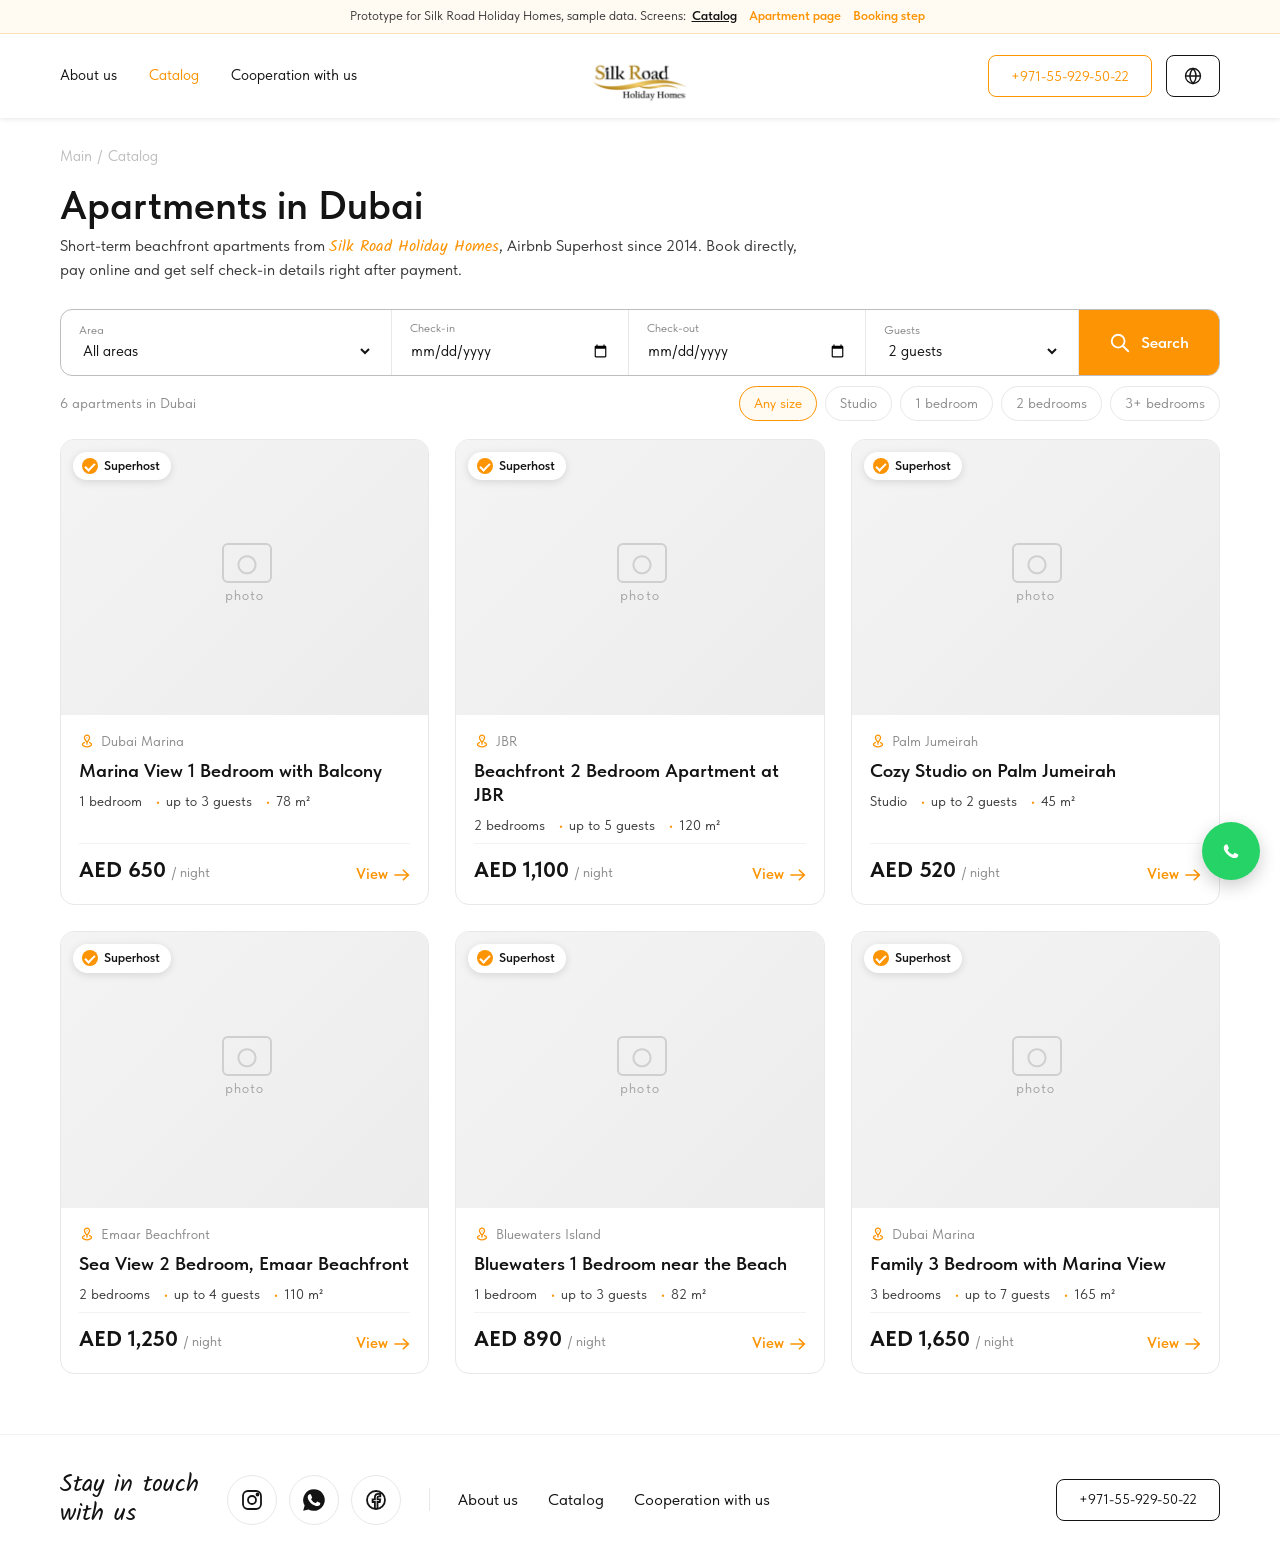
<file: index.html>
<!doctype html>
<html lang="en">
<head>
<meta charset="utf-8">
<meta name="viewport" content="width=device-width, initial-scale=1">
<title>Dubai Apartments for Rent | Silk Road Holiday Homes</title>
<meta name="description" content="Book short-term apartments in Dubai Marina, JBR and Palm Jumeirah directly from Silk Road Holiday Homes, Airbnb Superhost since 2014. Self check-in, best rates without booking fees.">
<meta name="robots" content="noindex">
<link rel="preconnect" href="https://fonts.googleapis.com">
<link href="https://fonts.googleapis.com/css2?family=Kalam&display=swap" rel="stylesheet">
<link rel="stylesheet" href="assets/style.css">
</head>
<body>
<div id="site-header"></div>

<main class="container">
  <div class="breadcrumbs"><a href="#">Main</a><span>/</span>Catalog</div>
  <h1 class="page-title">Apartments in Dubai</h1>
  <p class="page-lead">Short-term beachfront apartments from <span class="script">Silk Road Holiday Homes</span>, Airbnb Superhost since 2014. Book directly, pay online and get self check-in details right after payment.</p>

  <form class="filter" id="filter">
    <label><small>Area</small>
      <select id="f-area"><option value="">All areas</option></select>
    </label>
    <label><small>Check-in</small><input type="date" id="f-in"></label>
    <label><small>Check-out</small><input type="date" id="f-out"></label>
    <label><small>Guests</small>
      <select id="f-guests">
        <option value="1">1 guest</option><option value="2" selected>2 guests</option><option value="3">3 guests</option>
        <option value="4">4 guests</option><option value="5">5 guests</option><option value="6">6 guests</option><option value="7">7 guests</option>
      </select>
    </label>
    <button class="btn" type="submit"><img src="assets/img/search-icon.svg" alt="" width="22"> Search</button>
  </form>

  <div class="filter-meta">
    <span id="count"></span>
    <div class="chip-row">
      <button type="button" class="chip on" data-bed="any">Any size</button>
      <button type="button" class="chip" data-bed="0">Studio</button>
      <button type="button" class="chip" data-bed="1">1 bedroom</button>
      <button type="button" class="chip" data-bed="2">2 bedrooms</button>
      <button type="button" class="chip" data-bed="3">3+ bedrooms</button>
    </div>
  </div>

  <div class="grid" id="grid"></div>
</main>

<div id="site-footer"></div>
<script src="assets/app.js"></script>
<script>initCatalog();</script>
</body>
</html>
</file>
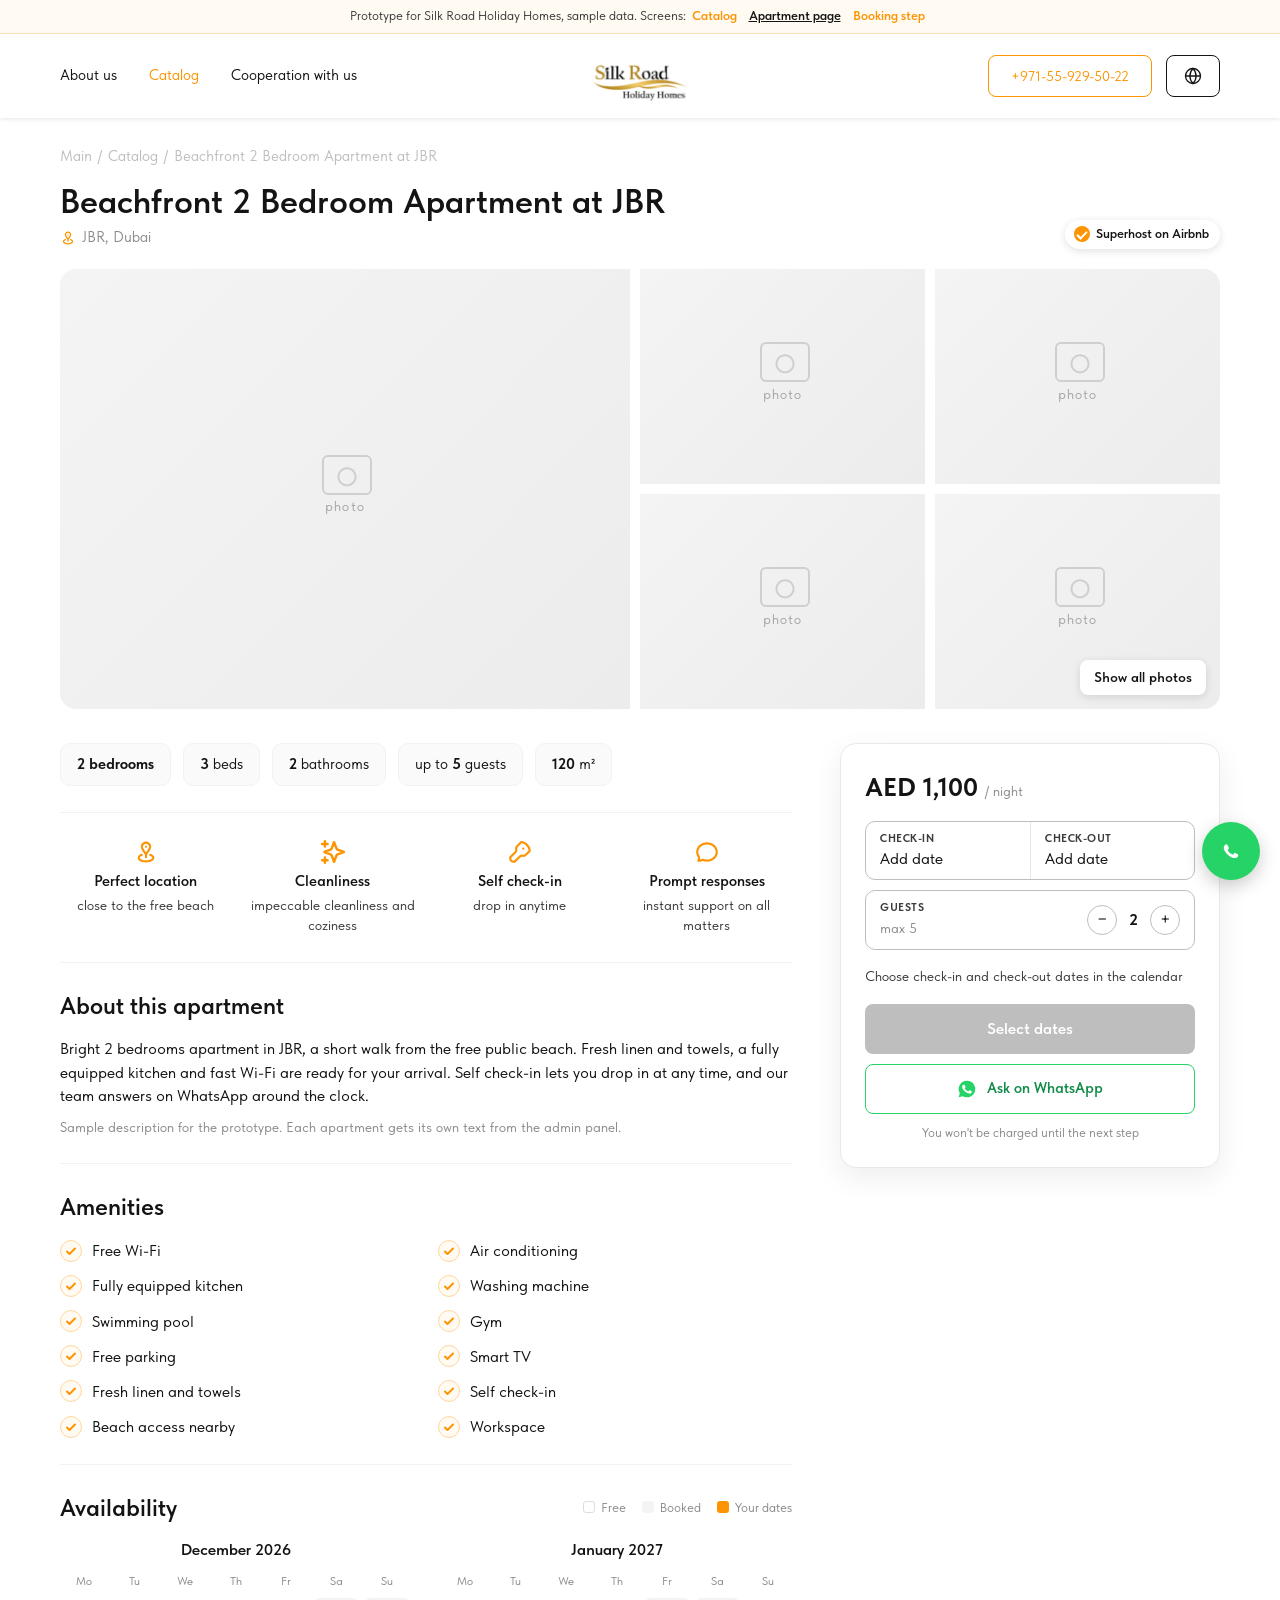
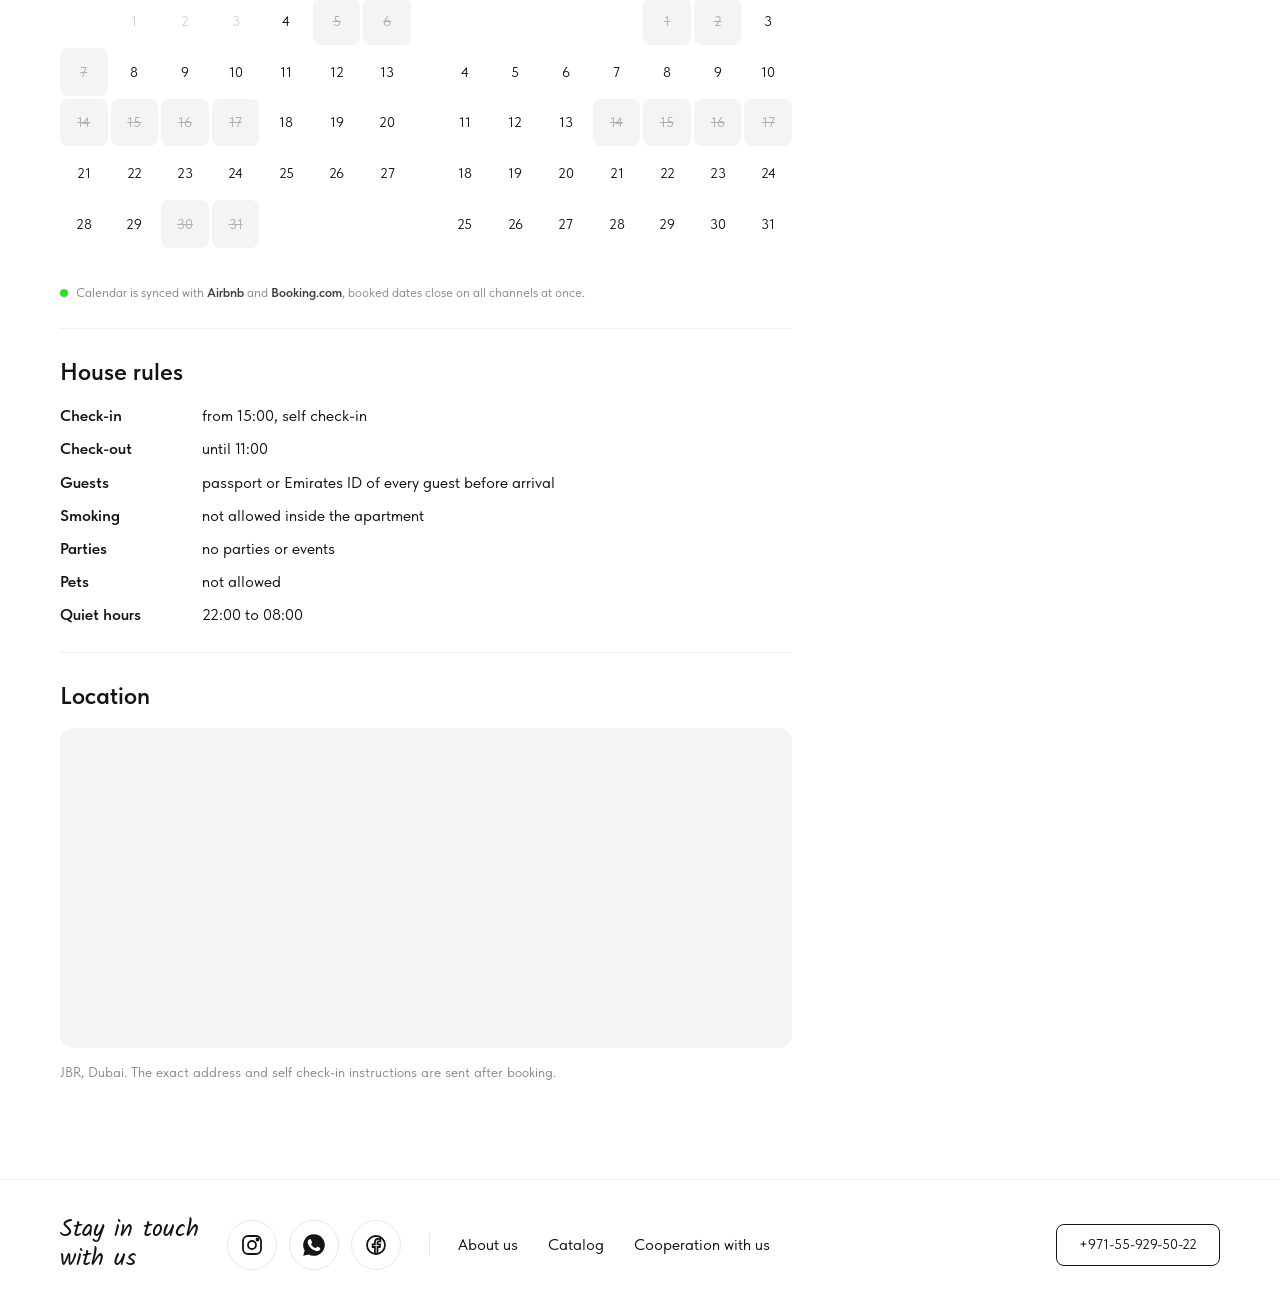
<file: apartment.html>
<!doctype html>
<html lang="en">
<head>
<meta charset="utf-8">
<meta name="viewport" content="width=device-width, initial-scale=1">
<title>Apartment | Silk Road Holiday Homes</title>
<meta name="robots" content="noindex">
<link rel="preconnect" href="https://fonts.googleapis.com">
<link href="https://fonts.googleapis.com/css2?family=Kalam&display=swap" rel="stylesheet">
<link rel="stylesheet" href="assets/style.css">
</head>
<body>
<div id="site-header"></div>

<main class="container">
  <div class="breadcrumbs"><a href="#">Main</a><span>/</span><a href="index.html">Catalog</a><span>/</span><span id="apt-crumb" style="margin:0"></span></div>
  <div class="apt-head">
    <div>
      <h1 id="apt-title"></h1>
      <div class="card-area" id="apt-area"></div>
    </div>
    <span class="badge-host" style="position:static"><i></i>Superhost on Airbnb</span>
  </div>

  <div class="gallery-wrap">
    <div class="gallery" id="gallery"></div>
    <div class="gallery-count">Show all photos</div>
  </div>

  <div class="apt-layout">
    <div>
      <div class="section">
        <div class="facts" id="facts"></div>
      </div>

      <div class="section">
        <div class="features">
          <div class="feature"><img src="assets/img/geo.svg" alt=""><b>Perfect location</b>close to the free beach</div>
          <div class="feature"><img src="assets/img/stars.svg" alt=""><b>Cleanliness</b>impeccable cleanliness and coziness</div>
          <div class="feature"><img src="assets/img/key.svg" alt=""><b>Self check-in</b>drop in anytime</div>
          <div class="feature"><img src="assets/img/chat.svg" alt=""><b>Prompt responses</b>instant support on all matters</div>
        </div>
      </div>

      <div class="section">
        <h2>About this apartment</h2>
        <div id="desc"></div>
      </div>

      <div class="section">
        <h2>Amenities</h2>
        <ul class="amen" id="amen"></ul>
      </div>

      <div class="section" id="availability">
        <div class="cal-head">
          <h2 style="margin:0">Availability</h2>
          <div class="cal-legend">
            <span><i style="background:#fff;border:1px solid #ddd"></i>Free</span>
            <span><i style="background:#f4f4f4"></i>Booked</span>
            <span><i style="background:#fc9403"></i>Your dates</span>
          </div>
        </div>
        <div class="cal-months" id="cal"></div>
        <div class="cal-msg" id="cal-msg"></div>
        <div class="sync-note"><span class="dot-green"></span><span>Calendar is synced with <b>Airbnb</b> and <b>Booking.com</b>, booked dates close on all channels at once.</span></div>
      </div>

      <div class="section">
        <h2>House rules</h2>
        <ul class="rules" id="rules"></ul>
      </div>

      <div class="section" style="border-bottom:0">
        <h2>Location</h2>
        <iframe class="map" id="map" title="Map"></iframe>
        <p class="muted" style="margin-top:8px"><span id="map-area"></span>, Dubai. The exact address and self check-in instructions are sent after booking.</p>
      </div>
    </div>

    <aside class="book-box">
      <div class="price js-price"></div>
      <div class="bb-dates">
        <div><small>Check-in</small><span id="bb-in"></span></div>
        <div><small>Check-out</small><span id="bb-out"></span></div>
      </div>
      <div class="bb-guests">
        <div><small>Guests</small><span class="muted" id="g-max"></span></div>
        <div class="stepper"><button type="button" id="g-minus" aria-label="Fewer guests">−</button><b id="bb-g"></b><button type="button" id="g-plus" aria-label="More guests">+</button></div>
      </div>
      <ul class="lines" id="lines"></ul>
      <div class="bb-actions">
        <button class="btn block" id="book-now" type="button">Book now</button>
        <a class="btn-wa js-wa" href="#" target="_blank" rel="noopener"><svg viewBox="0 0 24 24" aria-hidden="true"><path fill="#25d366" d="M12 2a10 10 0 0 0-8.6 15.1L2 22l5-1.3A10 10 0 1 0 12 2Z"/><path fill="#fff" d="M17.3 14.4c-.3-.1-1.7-.8-1.9-.9-.3-.1-.5-.1-.7.1l-.9 1.1c-.2.2-.3.2-.6.1a7.6 7.6 0 0 1-3.8-3.3c-.3-.5.3-.5.8-1.6.1-.2 0-.4 0-.5l-.9-2.1c-.2-.5-.5-.5-.7-.5h-.6c-.2 0-.5.1-.8.4-.3.3-1 1-1 2.4s1 2.8 1.2 3c.1.2 2 3.1 4.9 4.3 1.8.8 2.5.8 3.4.7.6-.1 1.7-.7 1.9-1.4.2-.7.2-1.2.2-1.4-.1-.1-.3-.2-.5-.3Z"/></svg>Ask on WhatsApp</a>
      </div>
      <div class="bb-hint">You won't be charged until the next step</div>
    </aside>
  </div>
</main>

<div class="mobile-bar">
  <div class="price" id="mb-total"></div>
  <button class="btn" id="mb-book" type="button">Book now</button>
</div>

<div id="site-footer"></div>
<script src="assets/app.js"></script>
<script>initApartment();</script>
</body>
</html>
</file>
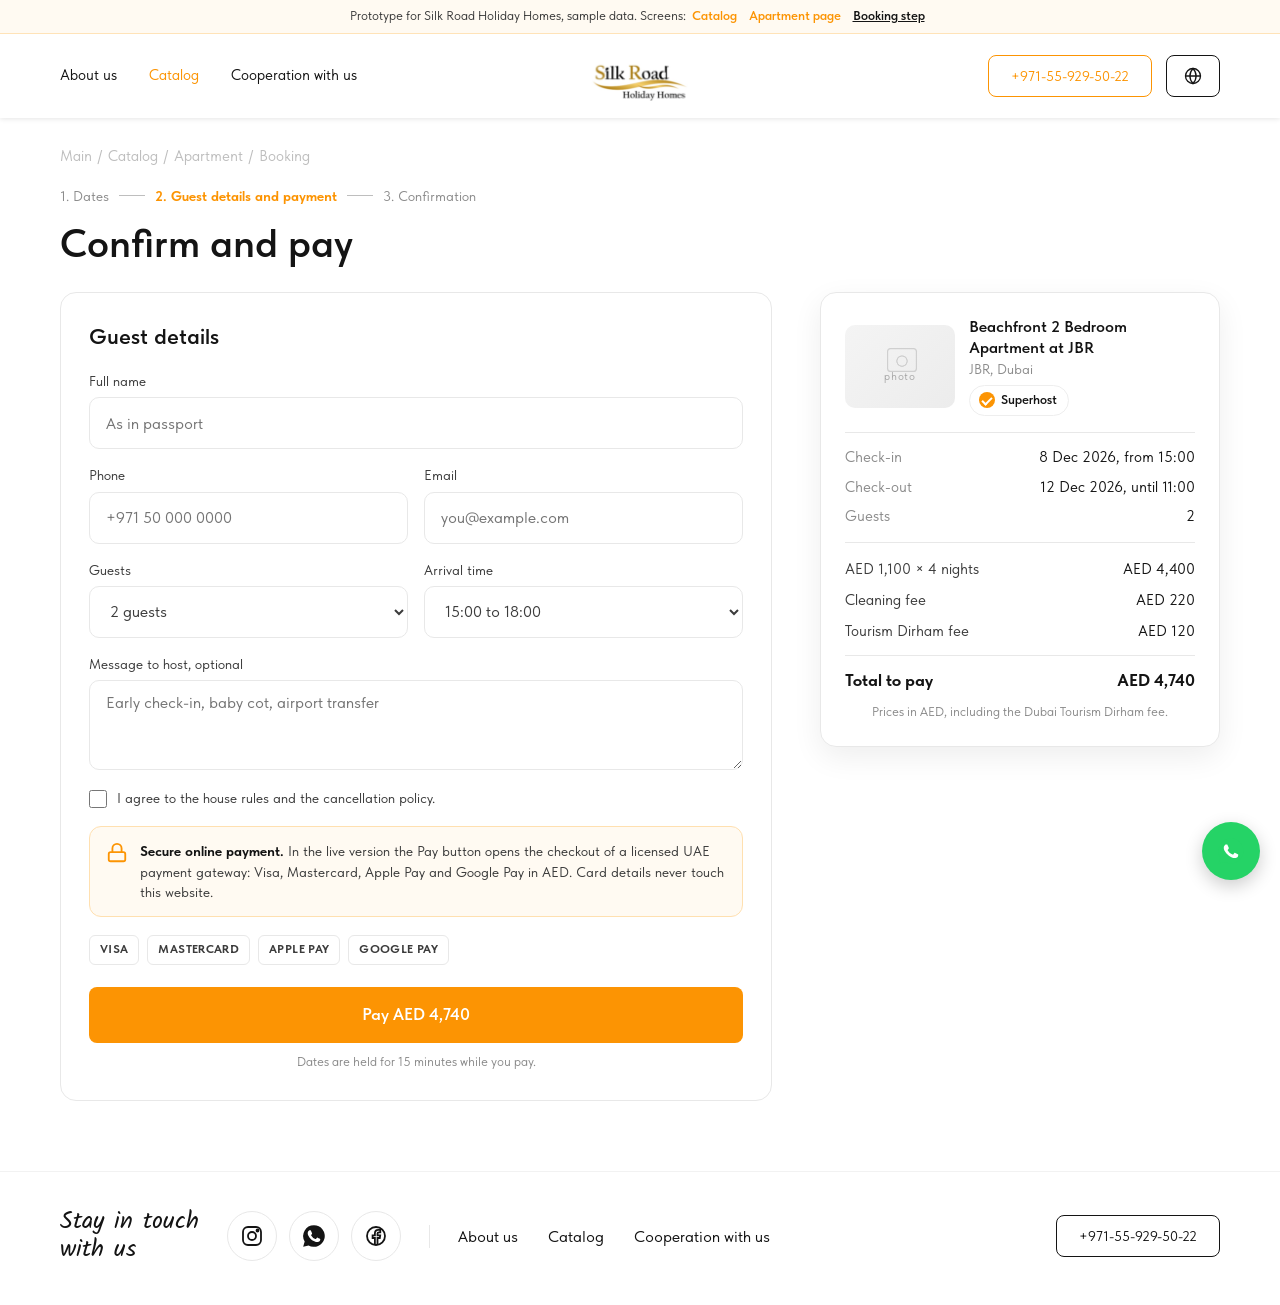
<file: booking.html>
<!doctype html>
<html lang="en">
<head>
<meta charset="utf-8">
<meta name="viewport" content="width=device-width, initial-scale=1">
<title>Confirm and pay | Silk Road Holiday Homes</title>
<meta name="robots" content="noindex">
<link rel="preconnect" href="https://fonts.googleapis.com">
<link href="https://fonts.googleapis.com/css2?family=Kalam&display=swap" rel="stylesheet">
<link rel="stylesheet" href="assets/style.css">
</head>
<body>
<div id="site-header"></div>

<main class="container">
  <div class="breadcrumbs"><a href="#">Main</a><span>/</span><a href="index.html">Catalog</a><span>/</span><a id="back" href="apartment.html">Apartment</a><span>/</span>Booking</div>
  <div class="steps"><span>1. Dates</span><i></i><b>2. Guest details and payment</b><i></i><span>3. Confirmation</span></div>
  <h1 class="page-title">Confirm and pay</h1>

  <div class="book-layout">
    <form class="form-card" id="book-form" novalidate>
      <h2>Guest details</h2>
      <div class="fields">
        <label class="field full">Full name<input id="name" autocomplete="name" placeholder="As in passport"></label>
        <label class="field">Phone<input id="phone" type="tel" autocomplete="tel" placeholder="+971 50 000 0000"></label>
        <label class="field">Email<input id="email" type="email" autocomplete="email" placeholder="you@example.com"></label>
        <label class="field">Guests<select id="guests"></select></label>
        <label class="field">Arrival time<select id="arrival"><option>15:00 to 18:00</option><option>18:00 to 22:00</option><option>After 22:00</option><option>Not sure yet</option></select></label>
        <label class="field full">Message to host, optional<textarea id="note" placeholder="Early check-in, baby cot, airport transfer"></textarea></label>
      </div>
      <label class="check"><input type="checkbox" id="agree">I agree to the house rules and the cancellation policy.</label>

      <div class="gateway-note">
        <svg width="22" height="22" viewBox="0 0 24 24" fill="none" stroke="#fc9403" stroke-width="2" stroke-linecap="round" stroke-linejoin="round"><rect x="3" y="11" width="18" height="10" rx="2"/><path d="M7 11V7a5 5 0 0 1 10 0v4"/></svg>
        <div><b>Secure online payment.</b> In the live version the Pay button opens the checkout of a licensed UAE payment gateway: Visa, Mastercard, Apple Pay and Google Pay in AED. Card details never touch this website.</div>
      </div>
      <div class="pay-methods"><span class="pm">VISA</span><span class="pm">MASTERCARD</span><span class="pm">APPLE PAY</span><span class="pm">GOOGLE PAY</span></div>

      <button class="btn block" id="pay" type="submit" style="margin-top:22px;height:56px;font-size:17px">Pay</button>
      <p class="bb-hint">Dates are held for 15 minutes while you pay.</p>
    </form>

    <aside class="book-box">
      <div class="summary-apt">
        <div class="ph"><span>photo</span></div>
        <div><h3 id="s-title"></h3><div class="muted" id="s-area"></div><span class="badge-host" style="position:static;margin-top:6px;box-shadow:none;border:1px solid #eee"><i></i>Superhost</span></div>
      </div>
      <ul class="sum-rows" id="s-rows"></ul>
      <ul class="lines" id="s-lines"></ul>
      <div class="bb-hint">Prices in AED, including the Dubai Tourism Dirham fee.</div>
    </aside>
  </div>
</main>

<div class="modal" id="modal" hidden>
  <div class="modal-box">
    <div class="icon"><svg width="28" height="28" viewBox="0 0 24 24" fill="none" stroke="#fc9403" stroke-width="2" stroke-linecap="round" stroke-linejoin="round"><rect x="2" y="5" width="20" height="14" rx="2"/><path d="M2 10h20M6 15h4"/></svg></div>
    <h3>Redirect to payment</h3>
    <p id="m-sum"></p>
    <p>This is a prototype. In the live version the guest goes to the UAE payment gateway here, and after payment the booking is confirmed by email and WhatsApp, the dates close on Airbnb and Booking.com.</p>
    <button class="btn" id="m-close" type="button">Got it</button>
  </div>
</div>

<div id="site-footer"></div>
<script src="assets/app.js"></script>
<script>initBooking();</script>
</body>
</html>
</file>
<file: assets/style.css>
/* Silk Road Holiday Homes, booking prototype. Brand palette and font taken from vacationhome.ae */
@font-face {
  font-family: "Tilda Sans";
  src: url("fonts/TildaSans-VF.woff2") format("woff2"), url("fonts/TildaSans-VF.woff") format("woff");
  font-weight: 100 900;
  font-display: swap;
}

:root {
  --white: #ffffff;
  --black: #141414;
  --orange: #fc9403;
  --orange-dark: #e38400;
  --gray: #bebebe;
  --green: #2fdc29;
  --dark-gray: #3c3c3c;
  --light-gray: #fafafa;
  --white-gray: #f4f4f4;
  --light-gray-second: #f2f2f2;
  --light-orange: #fffaf2;
  --gray-second: #8c8c8c;
  --line: #e8e8e8;
  --radius: 10px;
  --script: "Segoe Script", "Kalam", cursive;
}

* { margin: 0; padding: 0; box-sizing: border-box; }
html { -webkit-text-size-adjust: 100%; }
body {
  font-family: "Tilda Sans", system-ui, -apple-system, "Segoe UI", Arial, sans-serif;
  color: var(--black);
  background: var(--white);
  font-size: 16px;
  line-height: 1.45;
  padding-top: 84px;
}
a { color: inherit; text-decoration: none; }
img { max-width: 100%; display: block; }
button, input, select { font: inherit; color: inherit; }
.container { max-width: 1200px; margin: 0 auto; padding: 0 20px; }
.script { font-family: var(--script); color: var(--orange); font-weight: 400; }

/* Demo strip */
.demo-note {
  background: var(--light-orange);
  border-bottom: 1px solid #ffe3b8;
  font-size: 13px;
  color: var(--dark-gray);
  text-align: center;
  padding: 7px 20px;
}
.demo-note a { color: var(--orange); font-weight: 600; margin: 0 6px; }
.demo-note a.on { color: var(--black); text-decoration: underline; }

/* Header, same layout as the live site */
.header {
  position: fixed; top: 0; left: 0; right: 0; z-index: 20;
  background: var(--white);
  box-shadow: 0 1px 5px rgba(0, 0, 0, .1);
}
.header .container {
  height: 84px;
  display: grid;
  grid-template-columns: 1fr auto 1fr;
  align-items: center;
}
.nav { display: flex; gap: 32px; font-size: 15px; }
.nav a:hover, .nav a.active { color: var(--orange); }
.logo img { height: 56px; width: auto; }
.header-actions { display: flex; justify-content: flex-end; gap: 14px; }
.btn-outline {
  display: inline-flex; align-items: center; justify-content: center; gap: 8px;
  border: 1px solid var(--orange); color: var(--orange);
  border-radius: 8px; height: 42px; padding: 0 22px; font-size: 14px;
  background: var(--white); cursor: pointer;
}
.btn-outline.dark { border-color: var(--black); color: var(--black); }
.btn-outline:hover { background: var(--light-orange); }
.burger {
  display: none; width: 44px; height: 44px; border-radius: 8px; border: 0;
  background: var(--orange); cursor: pointer; align-items: center; justify-content: center;
}
.burger span { display: block; width: 18px; height: 2px; background: var(--white); box-shadow: 0 -6px 0 var(--white), 0 6px 0 var(--white); }

.btn {
  display: inline-flex; align-items: center; justify-content: center; gap: 10px;
  background: var(--orange); color: var(--white); border: 0; border-radius: 8px;
  height: 50px; padding: 0 28px; font-size: 16px; font-weight: 600; cursor: pointer;
  transition: background .15s;
}
.btn:hover { background: var(--orange-dark); }
.btn:disabled { background: var(--gray); cursor: not-allowed; }
.btn.block { width: 100%; }
.btn-wa {
  display: inline-flex; align-items: center; justify-content: center; gap: 10px;
  height: 50px; padding: 0 22px; border-radius: 8px; font-weight: 600; font-size: 15px;
  border: 1px solid #25d366; color: #128c4a; background: var(--white);
}
.btn-wa:hover { background: #effcf4; }
.btn-wa svg { width: 20px; height: 20px; }

.breadcrumbs { padding-top: 28px; font-size: 15px; color: var(--gray); }
.breadcrumbs a:hover { color: var(--orange); }
.breadcrumbs span { margin: 0 6px; }

h1.page-title { font-size: 40px; line-height: 1.15; font-weight: 600; margin: 14px 0 6px; }
.page-lead { color: var(--dark-gray); max-width: 760px; }

/* Search / filter bar, same pill shape as the site search */
.filter {
  margin: 28px 0 10px;
  display: grid;
  grid-template-columns: 1.4fr 1fr 1fr .9fr auto;
  border: 1px solid var(--gray);
  border-radius: 12px;
  overflow: hidden;
  background: var(--white);
}
.filter label {
  display: flex; flex-direction: column; justify-content: center;
  padding: 10px 18px; border-right: 1px solid var(--line); min-width: 0;
}
.filter label small { font-size: 12px; color: var(--gray-second); }
.filter select, .filter input {
  border: 0; outline: 0; background: transparent; font-size: 15px; padding: 2px 0; width: 100%;
  min-width: 0;
}
.filter .btn { border-radius: 0; height: auto; min-height: 64px; padding: 0 30px; }
.filter-meta { display: flex; justify-content: space-between; align-items: center; gap: 12px; flex-wrap: wrap; color: var(--gray-second); font-size: 14px; margin-bottom: 18px; }
.chip-row { display: flex; gap: 8px; flex-wrap: wrap; }
.chip {
  border: 1px solid var(--line); border-radius: 20px; padding: 6px 14px; font-size: 14px;
  background: var(--white); cursor: pointer;
}
.chip.on { border-color: var(--orange); color: var(--orange); background: var(--light-orange); }

/* Cards */
.grid { display: grid; grid-template-columns: repeat(3, 1fr); gap: 26px; padding-bottom: 60px; }
.card { border-radius: 14px; overflow: hidden; background: var(--white); border: 1px solid var(--line); display: flex; flex-direction: column; transition: box-shadow .15s, transform .15s; }
.card:hover { box-shadow: 0 10px 28px rgba(0, 0, 0, .08); transform: translateY(-2px); }
.card-photo { position: relative; }
.badge-host {
  position: absolute; top: 12px; left: 12px; z-index: 2;
  background: var(--white); color: var(--black); font-size: 13px; font-weight: 600;
  border-radius: 20px; padding: 5px 11px 5px 9px; display: inline-flex; align-items: center; gap: 6px;
  box-shadow: 0 2px 8px rgba(0, 0, 0, .12);
}
.badge-host i { width: 16px; height: 16px; border-radius: 50%; background: var(--orange); display: inline-block; position: relative; }
.badge-host i::after { content: ""; position: absolute; left: 5px; top: 3px; width: 4px; height: 8px; border: solid #fff; border-width: 0 2px 2px 0; transform: rotate(45deg); }
.card-body { padding: 16px 18px 18px; display: flex; flex-direction: column; gap: 8px; flex: 1; }
.card-area { display: flex; align-items: center; gap: 6px; font-size: 14px; color: var(--gray-second); }
.card-area img { width: 16px; height: 16px; }
.card h3 { font-size: 19px; font-weight: 600; line-height: 1.25; }
.specs { display: flex; gap: 14px; flex-wrap: wrap; font-size: 14px; color: var(--dark-gray); }
.specs span::before { content: "•"; color: var(--orange); margin-right: 6px; }
.specs span:first-child::before { content: none; margin: 0; }
.card-foot { margin-top: auto; padding-top: 10px; display: flex; align-items: flex-end; justify-content: space-between; gap: 10px; border-top: 1px solid var(--light-gray-second); }
.price { font-size: 22px; font-weight: 700; }
.price small { font-size: 14px; font-weight: 400; color: var(--gray-second); }
.card-foot .link { color: var(--orange); font-weight: 600; font-size: 15px; display: inline-flex; align-items: center; gap: 6px; }
.empty { grid-column: 1 / -1; text-align: center; padding: 50px 20px; color: var(--gray-second); border: 1px dashed var(--gray); border-radius: 14px; }

/* Neutral photo placeholder: the live site has no property photos yet */
.ph {
  position: relative; width: 100%; aspect-ratio: 4 / 3;
  background: linear-gradient(135deg, #f4f4f4 0%, #ececec 100%);
  display: flex; align-items: center; justify-content: center;
  color: #a6a6a6; font-size: 14px; letter-spacing: .08em; text-transform: lowercase;
  overflow: hidden;
}
.ph::before {
  content: ""; position: absolute; width: 46px; height: 36px; top: calc(50% - 34px); left: calc(50% - 23px);
  border: 2px solid #cfcfcf; border-radius: 6px;
  background: radial-gradient(circle at 50% 55%, transparent 7px, #cfcfcf 8px, #cfcfcf 9px, transparent 10px);
}
.ph span { margin-top: 36px; }

/* Apartment page */
.apt-head { display: flex; justify-content: space-between; align-items: flex-end; gap: 20px; flex-wrap: wrap; margin: 14px 0 20px; }
.apt-head h1 { font-size: 34px; line-height: 1.15; font-weight: 600; }
.apt-head .card-area { font-size: 15px; margin-top: 6px; }
.gallery { display: grid; grid-template-columns: 2fr 1fr 1fr; grid-template-rows: 1fr 1fr; gap: 10px; border-radius: 16px; overflow: hidden; height: 440px; }
.gallery .ph { aspect-ratio: auto; height: 100%; }
.gallery .ph:first-child { grid-row: 1 / 3; }
.gallery-wrap { position: relative; }
.gallery-count { position: absolute; right: 14px; bottom: 14px; background: var(--white); border-radius: 8px; padding: 7px 14px; font-size: 14px; font-weight: 600; box-shadow: 0 2px 8px rgba(0,0,0,.12); }

.apt-layout { display: grid; grid-template-columns: minmax(0, 1fr) 380px; gap: 48px; padding: 34px 0 70px; align-items: start; }
.section { padding: 26px 0; border-bottom: 1px solid var(--light-gray-second); }
.section:first-child { padding-top: 0; }
.section h2 { font-size: 24px; font-weight: 600; margin-bottom: 14px; }
.facts { display: flex; gap: 12px; flex-wrap: wrap; }
.fact { background: var(--light-gray); border: 1px solid var(--light-gray-second); border-radius: 10px; padding: 10px 16px; font-size: 15px; }
.fact b { font-weight: 700; }
.amen { display: grid; grid-template-columns: repeat(2, 1fr); gap: 12px 24px; list-style: none; }
.amen li { display: flex; align-items: center; gap: 10px; }
.amen li::before { content: ""; width: 20px; height: 20px; flex: none; border-radius: 50%; background: var(--light-orange); border: 1px solid #ffd79e; background-image: url("data:image/svg+xml,%3Csvg xmlns='http://www.w3.org/2000/svg' viewBox='0 0 20 20'%3E%3Cpath d='M6 10.5l2.5 2.5L14 7.5' fill='none' stroke='%23fc9403' stroke-width='2' stroke-linecap='round' stroke-linejoin='round'/%3E%3C/svg%3E"); }
.rules { list-style: none; display: grid; gap: 10px; }
.rules li { display: flex; gap: 12px; }
.rules li b { min-width: 130px; font-weight: 600; }
.map { width: 100%; height: 320px; border: 0; border-radius: 14px; background: var(--white-gray); }
.muted { color: var(--gray-second); font-size: 14px; }

.features { display: grid; grid-template-columns: repeat(4, 1fr); gap: 16px; }
.feature { text-align: center; font-size: 14px; color: var(--dark-gray); }
.feature img { width: 26px; height: 26px; margin: 0 auto 6px; }
.feature b { display: block; color: var(--black); font-size: 15px; font-weight: 600; margin-bottom: 2px; }

/* Calendar */
.cal-head { display: flex; justify-content: space-between; align-items: center; gap: 12px; margin-bottom: 12px; flex-wrap: wrap; }
.cal-legend { display: flex; gap: 16px; font-size: 13px; color: var(--gray-second); flex-wrap: wrap; }
.cal-legend i { display: inline-block; width: 12px; height: 12px; border-radius: 3px; margin-right: 6px; vertical-align: -1px; }
.cal-months { display: grid; grid-template-columns: 1fr 1fr; gap: 30px; }
.cal-month h3 { text-align: center; font-size: 16px; font-weight: 600; margin-bottom: 8px; }
.cal-grid { display: grid; grid-template-columns: repeat(7, 1fr); gap: 3px; }
.cal-dow { text-align: center; font-size: 12px; color: var(--gray-second); padding: 4px 0; }
.day {
  aspect-ratio: 1; display: flex; align-items: center; justify-content: center;
  border-radius: 8px; font-size: 14px; cursor: pointer; border: 0; background: transparent;
  position: relative;
}
.day:hover { background: var(--light-orange); }
.day.past { color: #d0d0d0; cursor: default; background: transparent; }
.day.booked { color: #b0b0b0; background: var(--white-gray); text-decoration: line-through; cursor: not-allowed; }
.day.in-range { background: #ffe9c7; border-radius: 0; }
.day.start, .day.end { background: var(--orange); color: var(--white); font-weight: 700; }
.day.start { border-radius: 8px 0 0 8px; }
.day.end { border-radius: 0 8px 8px 0; }
.day.start.end { border-radius: 8px; }
.day.blank { cursor: default; }
.day.blank:hover { background: transparent; }
.cal-msg { min-height: 22px; font-size: 14px; color: #d64545; margin-top: 8px; }
.sync-note { display: flex; gap: 8px; align-items: center; font-size: 13px; color: var(--gray-second); margin-top: 6px; }
.sync-note b { color: var(--dark-gray); font-weight: 600; }
.dot-green { width: 8px; height: 8px; border-radius: 50%; background: var(--green); flex: none; }

/* Price box */
.book-box {
  position: sticky; top: 104px;
  border: 1px solid var(--line); border-radius: 16px; padding: 24px; background: var(--white);
  box-shadow: 0 10px 30px rgba(0, 0, 0, .07);
}
.book-box .price { font-size: 26px; }
.bb-dates { display: grid; grid-template-columns: 1fr 1fr; border: 1px solid var(--gray); border-radius: 10px; margin: 16px 0 10px; overflow: hidden; }
.bb-dates div { padding: 9px 14px; }
.bb-dates div + div { border-left: 1px solid var(--line); }
.bb-dates small, .bb-guests small { display: block; font-size: 11px; font-weight: 700; letter-spacing: .05em; text-transform: uppercase; color: var(--dark-gray); }
.bb-guests { border: 1px solid var(--gray); border-radius: 10px; padding: 9px 14px; margin-bottom: 16px; display: flex; justify-content: space-between; align-items: center; }
.stepper { display: flex; align-items: center; gap: 12px; }
.stepper button { width: 30px; height: 30px; border-radius: 50%; border: 1px solid var(--gray); background: var(--white); cursor: pointer; font-size: 17px; line-height: 1; }
.stepper button:hover { border-color: var(--orange); color: var(--orange); }
.lines { list-style: none; display: grid; gap: 9px; margin: 16px 0 0; font-size: 15px; }
.lines li { display: flex; justify-content: space-between; gap: 12px; }
.lines li span:first-child { color: var(--dark-gray); }
.lines .total { border-top: 1px solid var(--line); padding-top: 12px; margin-top: 4px; font-weight: 700; font-size: 17px; }
.lines .total span:first-child { color: var(--black); }
.bb-actions { display: grid; gap: 10px; margin-top: 18px; }
.bb-hint { font-size: 13px; color: var(--gray-second); text-align: center; margin-top: 10px; }

/* Booking step */
.steps { display: flex; gap: 10px; align-items: center; font-size: 14px; color: var(--gray-second); margin: 18px 0 8px; flex-wrap: wrap; }
.steps b { color: var(--orange); }
.steps i { width: 26px; height: 1px; background: var(--gray); display: inline-block; }
.book-layout { display: grid; grid-template-columns: minmax(0, 1fr) 400px; gap: 48px; padding: 20px 0 70px; align-items: start; }
.form-card { border: 1px solid var(--line); border-radius: 16px; padding: 28px; }
.form-card h2 { font-size: 22px; font-weight: 600; margin-bottom: 18px; }
.fields { display: grid; grid-template-columns: 1fr 1fr; gap: 16px; }
.field { display: flex; flex-direction: column; gap: 6px; font-size: 14px; color: var(--dark-gray); }
.field.full { grid-column: 1 / -1; }
.field input, .field select, .field textarea {
  height: 52px; border: 1px solid var(--line); border-radius: 10px; padding: 0 16px; font-size: 16px; background: var(--white); outline: 0;
}
.field textarea { height: 90px; padding: 12px 16px; resize: vertical; font-family: inherit; }
.field input:focus, .field select:focus, .field textarea:focus { border-color: var(--orange); }
.field.err input { border-color: #d64545; }
.check { display: flex; gap: 10px; align-items: flex-start; font-size: 14px; color: var(--dark-gray); margin-top: 18px; }
.check input { width: 18px; height: 18px; accent-color: var(--orange); margin-top: 2px; flex: none; }
.pay-methods { display: flex; gap: 8px; flex-wrap: wrap; margin-top: 18px; }
.pm { border: 1px solid var(--line); border-radius: 6px; padding: 5px 10px; font-size: 12px; font-weight: 700; color: var(--dark-gray); letter-spacing: .03em; }
.gateway-note {
  display: flex; gap: 12px; align-items: flex-start;
  background: var(--light-orange); border: 1px solid #ffe0b0; border-radius: 12px; padding: 14px 16px; margin-top: 18px; font-size: 14px; color: var(--dark-gray);
}
.gateway-note b { color: var(--black); }
.gateway-note svg { flex: none; margin-top: 1px; }
.summary-apt { display: flex; gap: 14px; align-items: center; padding-bottom: 16px; border-bottom: 1px solid var(--line); }
.summary-apt .ph { width: 110px; flex: none; border-radius: 10px; aspect-ratio: 4 / 3; font-size: 11px; }
.summary-apt .ph::before { transform: scale(.6); top: calc(50% - 26px); }
.summary-apt .ph span { margin-top: 22px; }
.summary-apt h3 { font-size: 16px; font-weight: 600; line-height: 1.3; }
.sum-rows { list-style: none; display: grid; gap: 8px; font-size: 15px; padding: 14px 0; border-bottom: 1px solid var(--line); }
.sum-rows li { display: flex; justify-content: space-between; gap: 12px; }
.sum-rows li span:first-child { color: var(--gray-second); }

/* Modal */
.modal { position: fixed; inset: 0; background: rgba(0, 0, 0, .45); display: flex; align-items: center; justify-content: center; padding: 20px; z-index: 50; }
.modal[hidden] { display: none; }
.modal-box { background: var(--white); border-radius: 16px; padding: 30px; max-width: 460px; width: 100%; text-align: center; }
.modal-box h3 { font-size: 22px; margin: 10px 0 8px; }
.modal-box p { color: var(--dark-gray); font-size: 15px; margin-bottom: 18px; }
.modal-box .icon { width: 56px; height: 56px; border-radius: 50%; background: var(--light-orange); margin: 0 auto; display: flex; align-items: center; justify-content: center; }

/* Footer, mirrors the live site */
.footer { border-top: 1px solid var(--light-gray-second); padding: 36px 0 40px; }
.footer .container { display: flex; align-items: center; gap: 28px; flex-wrap: wrap; }
.footer .script-title { font-family: var(--script); font-size: 24px; line-height: 1.2; color: var(--black); }
.socials { display: flex; gap: 12px; }
.socials a { width: 50px; height: 50px; border-radius: 50%; border: 1px solid var(--line); display: flex; align-items: center; justify-content: center; }
.socials a:hover { border-color: var(--orange); }
.footer nav { display: flex; gap: 30px; font-size: 16px; padding-left: 28px; border-left: 1px solid var(--line); }
.footer nav a:hover { color: var(--orange); }
.footer .header-actions { margin-left: auto; }

.wa-float {
  position: fixed; right: 20px; bottom: 20px; z-index: 30; width: 58px; height: 58px; border-radius: 50%;
  background: #25d366; display: flex; align-items: center; justify-content: center; box-shadow: 0 6px 18px rgba(0,0,0,.2);
}
.wa-float svg { width: 30px; height: 30px; }

/* Mobile bar for the apartment page */
.mobile-bar { display: none; }

/* Responsive */
@media (max-width: 1100px) {
  .grid { grid-template-columns: repeat(2, 1fr); }
  .apt-layout, .book-layout { grid-template-columns: minmax(0, 1fr) 340px; gap: 32px; }
  .cal-months { gap: 18px; }
}
@media (max-width: 900px) {
  body { padding-top: 68px; }
  .header .container { height: 68px; display: flex; justify-content: space-between; }
  .nav, .header-actions .btn-outline { display: none; }
  .burger { display: inline-flex; }
  .logo img { height: 46px; }
  .filter { grid-template-columns: 1fr 1fr; }
  .filter label { border-bottom: 1px solid var(--line); }
  .filter label:nth-child(2n) { border-right: 0; }
  .filter .btn { grid-column: 1 / -1; min-height: 52px; }
  .apt-layout, .book-layout { grid-template-columns: 1fr; }
  .book-box { position: static; }
  .book-layout .book-box { order: -1; }
  .gallery { height: 340px; }
  .footer nav { border-left: 0; padding-left: 0; }
  .footer .header-actions { margin-left: 0; }
  .features { grid-template-columns: repeat(2, 1fr); }
}
@media (max-width: 640px) {
  h1.page-title { font-size: 30px; }
  .apt-head h1 { font-size: 26px; }
  .grid { grid-template-columns: 1fr; gap: 20px; }
  .filter { grid-template-columns: 1fr; }
  .filter label { border-right: 0; }
  .gallery { grid-template-columns: 1fr 1fr; grid-template-rows: 2fr 1fr; height: 300px; }
  .gallery .ph:first-child { grid-column: 1 / 3; grid-row: 1; }
  .gallery .ph:nth-child(n+4) { display: none; }
  .cal-months { grid-template-columns: 1fr; gap: 22px; }
  .amen { grid-template-columns: 1fr; }
  .rules li { flex-direction: column; gap: 0; }
  .fields { grid-template-columns: 1fr; }
  .form-card { padding: 20px; }
  .footer .container { flex-direction: column; align-items: flex-start; gap: 18px; }
  .footer nav { gap: 18px; flex-wrap: wrap; }
  .demo-note { font-size: 12px; }
  .mobile-bar {
    display: flex; position: fixed; left: 0; right: 0; bottom: 0; z-index: 25;
    background: var(--white); border-top: 1px solid var(--line); padding: 10px 16px;
    align-items: center; justify-content: space-between; gap: 12px;
    box-shadow: 0 -4px 14px rgba(0,0,0,.06);
  }
  .mobile-bar .price { font-size: 18px; }
  .mobile-bar small { display: block; font-size: 12px; color: var(--gray-second); }
  .mobile-bar .btn { height: 46px; padding: 0 22px; }
  body.has-bar { padding-bottom: 72px; }
  body.has-bar .wa-float { bottom: 84px; }
  .wa-float { width: 50px; height: 50px; right: 14px; }
  .wa-float svg { width: 26px; height: 26px; }
}
</file>
